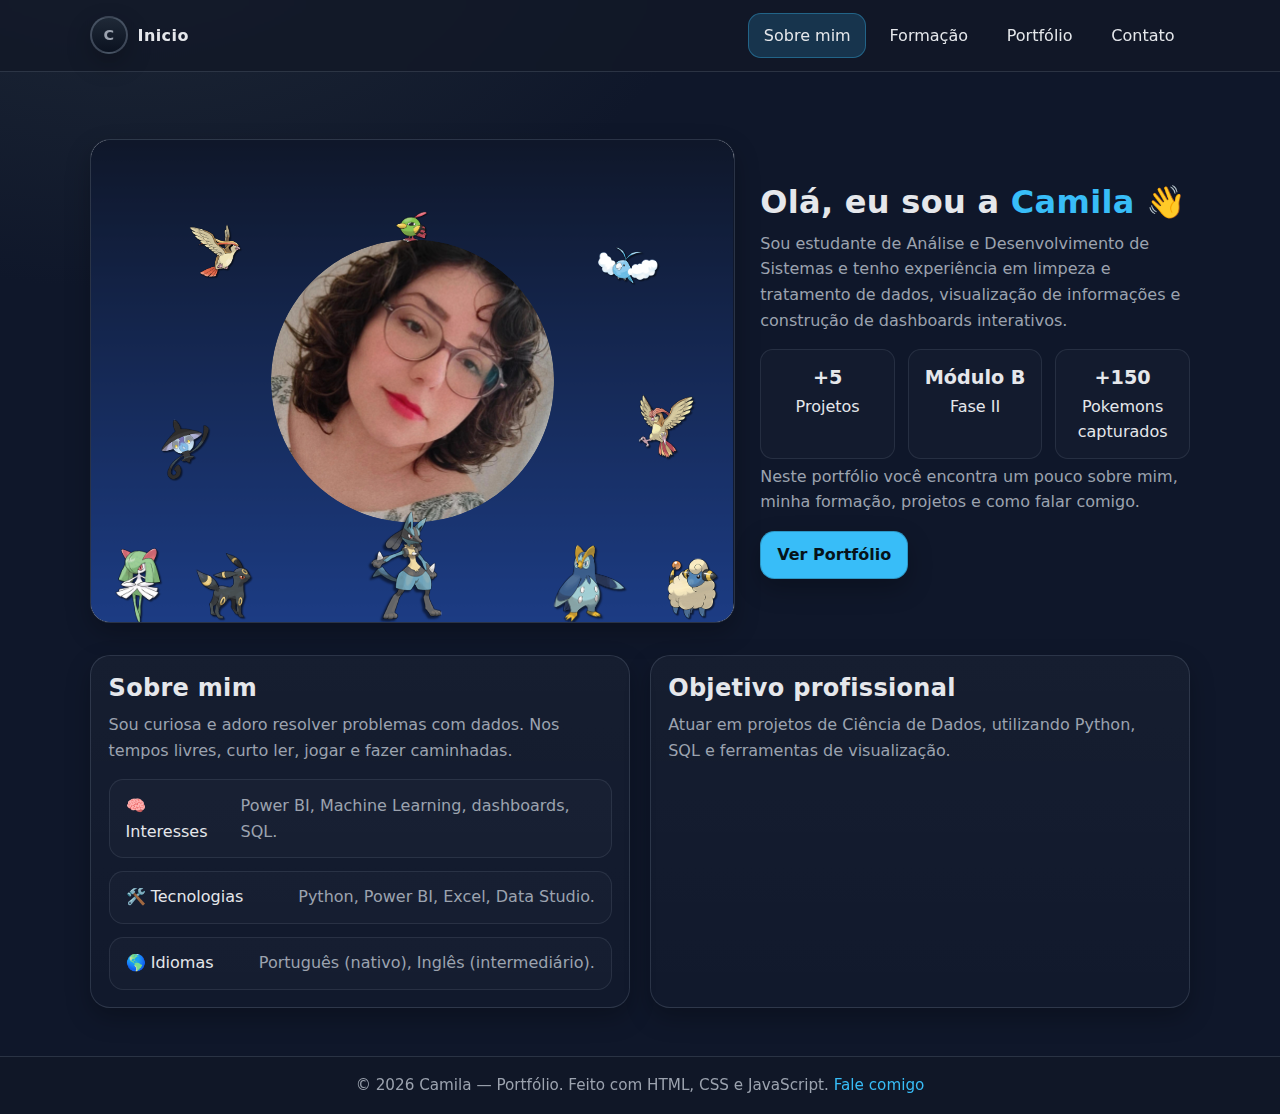
<file: index.html>
<!DOCTYPE html>
<html lang="pt-BR">
<head>
  <!--Sobre mim -->
  <meta charset="UTF-8" />
  <meta name="viewport" content="width=device-width, initial-scale=1.0" />
  <title>Portfólio — Sobre mim</title>
  <meta name="description" content="Portfólio pessoal — Sobre mim, formação, projetos e contato." />
  <link rel="stylesheet" href="css/style.css" />
</head>
<body>
  <!-- Header comum -->
<header class="header" role="banner">
  <div class="container navbar">
    <a class="brand" href="index.html" aria-label="Voltar para a página inicial">
      <span class="avatar" aria-hidden="true">C</span>
      <span>Inicio</span>
    </a>

    <!-- Botão de menu (mobile) -->
    <button id="btn-menu" aria-label="Abrir menu" style="
      background: transparent; border: 1px solid rgba(148,163,184,.35);
      color: var(--text); padding:.5rem .7rem; border-radius:.7rem; display:none;
    ">&#9776;</button>

    <nav class="nav-links" id="nav-links" aria-label="Menu principal">
      <a href="index.html">Sobre mim</a>
      <a href="formacao.html">Formação</a>
      <a href="portfolio.html">Portfólio</a>
      <a href="contato.html">Contato</a>
    </nav>
  </div>
</header>

<script>
// botão hamburger
const mq = window.matchMedia('(max-width: 900px)');
function handleMQ(e){
  const btn = document.getElementById('btn-menu');
  const nav = document.getElementById('nav-links');
  if (!btn || !nav) return;
  if (e.matches) {
    btn.style.display = 'inline-block';
    nav.classList.add('stack');
  } else {
    btn.style.display = 'none';
    nav.classList.remove('stack');
    nav.classList.remove('open');
  }
}
mq.addEventListener('change', handleMQ);
handleMQ(mq);
</script>

<style>
/* Estilo do menu (mobile) */
.nav-links.stack {
  position: absolute; right: 4%; top: 62px;
  background: rgba(17,24,39,.95);
  border: 1px solid rgba(148,163,184,.3);
  padding: .6rem; border-radius: .9rem;
  display: none; flex-direction: column; width: 220px;
}
.nav-links.stack.open { display: flex; }
.nav-links.stack a { width: 100%; }
</style>


  <main class="section">
    <div class="container">
      <section class="hero">
        <!-- Imagem de perfil -->
        <img src="img/profile.svg" alt="Foto de perfil" loading="lazy">

        <div>
          <h1>Olá, eu sou a <span style="color:var(--primary)">Camila</span> 👋</h1>
          <p>Sou estudante de Análise e Desenvolvimento de Sistemas e tenho experiência em limpeza e tratamento de dados, visualização de informações e construção de dashboards interativos.</p>
          <div class="kpis">
            <div class="kpi"><strong>+5</strong> Projetos</div>
            <div class="kpi"><strong>Módulo B</strong> Fase II</div>
            <div class="kpi"><strong>+150</strong> Pokemons capturados</div>
          </div>
          <p class="muted">Neste portfólio você encontra um pouco sobre mim, minha formação, projetos e como falar comigo.</p>
          <a class="btn" href="portfolio.html">Ver Portfólio</a>
        </div>
      </section>

      <section class="grid cols-2">
        <article class="card">
          <h2>Sobre mim</h2>
          <p>Sou curiosa e adoro resolver problemas com dados. Nos tempos livres, curto ler, jogar e fazer caminhadas.</p>
          <ul class="list">
            <li><span>🧠 Interesses</span><span class="muted">Power BI, Machine Learning, dashboards, SQL.</span></li>
            <li><span>🛠️ Tecnologias</span><span class="muted">Python, Power BI, Excel, Data Studio.</span></li>
            <li><span>🌎 Idiomas</span><span class="muted">Português (nativo), Inglês (intermediário).</span></li>
          </ul>
        </article>

        <article class="card">
          <h2>Objetivo profissional</h2>
          <p>Atuar em projetos de Ciência de Dados, utilizando Python, SQL e ferramentas de visualização.</p>
        </article>
      </section>
    </div>
  </main>

  <!-- Rodapé -->
<footer class="footer" role="contentinfo">
  <div class="container">
    <div class="center">
      © <span id="year"></span> Camila — Portfólio. Feito com HTML, CSS e JavaScript.
      <span class="spacer"></span>
      <a href="contato.html">Fale comigo</a>
    </div>
  </div>
</footer>
<script>document.getElementById('year').textContent = new Date().getFullYear();</script>

  <script src="js/main.js"></script>
</body>
</html>
</file>
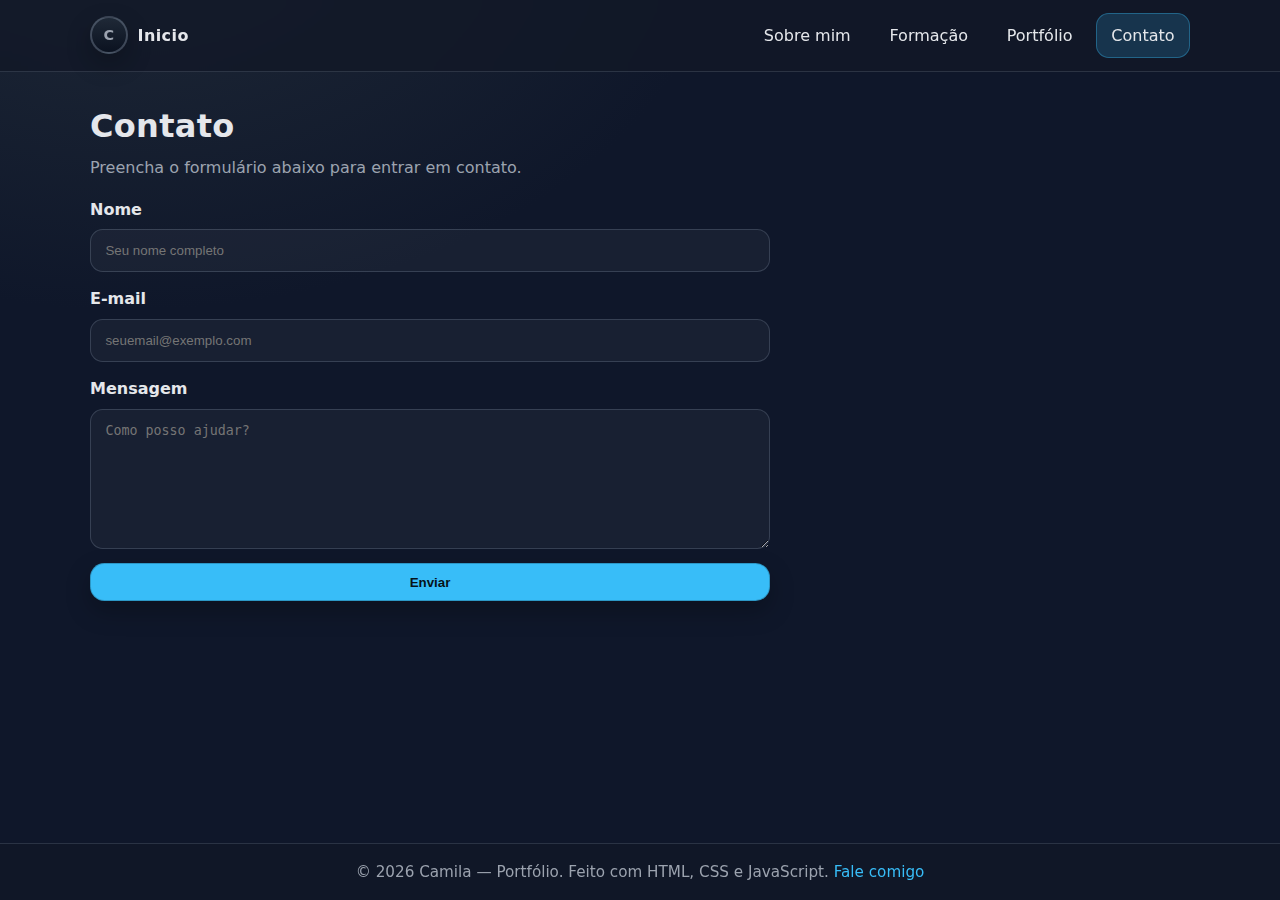
<file: contato.html>
<!DOCTYPE html>
<html lang="pt-BR">
<head>
  <!-- Página de Contato (Visual) -->
  <meta charset="UTF-8" />
  <meta name="viewport" content="width=device-width, initial-scale=1.0" />
  <title>Portfólio — Contato</title>
  <meta name="description" content="Formulário de contato (visual)." />
  <link rel="stylesheet" href="css/style.css" />
</head>
<body>
  <!-- Header -->
<header class="header" role="banner">
  <div class="container navbar">
    <a class="brand" href="index.html" aria-label="Voltar para a página inicial">
      <span class="avatar" aria-hidden="true">C</span>
      <span>Inicio</span>
    </a>

    <!--menu (mobile) -->
    <button id="btn-menu" aria-label="Abrir menu" style="
      background: transparent; border: 1px solid rgba(148,163,184,.35);
      color: var(--text); padding:.5rem .7rem; border-radius:.7rem; display:none;
    ">&#9776;</button>

    <nav class="nav-links" id="nav-links" aria-label="Menu principal">
      <a href="index.html">Sobre mim</a>
      <a href="formacao.html">Formação</a>
      <a href="portfolio.html">Portfólio</a>
      <a href="contato.html">Contato</a>
    </nav>
  </div>
</header>

<script>
//botão hamburger
const mq = window.matchMedia('(max-width: 900px)');
function handleMQ(e){
  const btn = document.getElementById('btn-menu');
  const nav = document.getElementById('nav-links');
  if (!btn || !nav) return;
  if (e.matches) {
    btn.style.display = 'inline-block';
    nav.classList.add('stack');
  } else {
    btn.style.display = 'none';
    nav.classList.remove('stack');
    nav.classList.remove('open');
  }
}
mq.addEventListener('change', handleMQ);
handleMQ(mq);
</script>

<style>
/* Estilo do menu(mobile) */
.nav-links.stack {
  position: absolute; right: 4%; top: 62px;
  background: rgba(17,24,39,.95);
  border: 1px solid rgba(148,163,184,.3);
  padding: .6rem; border-radius: .9rem;
  display: none; flex-direction: column; width: 220px;
}
.nav-links.stack.open { display: flex; }
.nav-links.stack a { width: 100%; }
</style>


  <main class="section">
    <div class="container">
      <h1>Contato</h1>
      <p class="muted">Preencha o formulário abaixo para entrar em contato.</p>

      <!-- Formulário -->
      <form id="contato-form" class="form" aria-label="Formulário de contato">
        <div class="field">
          <label for="nome">Nome</label>
          <input id="nome" name="nome" type="text" placeholder="Seu nome completo" required>
        </div>
        <div class="field">
          <label for="email">E-mail</label>
          <input id="email" name="email" type="email" placeholder="seuemail@exemplo.com" required>
        </div>
        <div class="field">
          <label for="mensagem">Mensagem</label>
          <textarea id="mensagem" name="mensagem" placeholder="Como posso ajudar?" required></textarea>
        </div>
        <button class="btn" type="submit">Enviar</button>
      </form>
    </div>
  </main>

  <!-- Rodapé -->
<footer class="footer" role="contentinfo">
  <div class="container">
    <div class="center">
      © <span id="year"></span> Camila — Portfólio. Feito com HTML, CSS e JavaScript.
      <span class="spacer"></span>
      <a href="contato.html">Fale comigo</a>
    </div>
  </div>
</footer>
<script>document.getElementById('year').textContent = new Date().getFullYear();</script>

  <script src="js/main.js"></script>
</body>
</html>
</file>
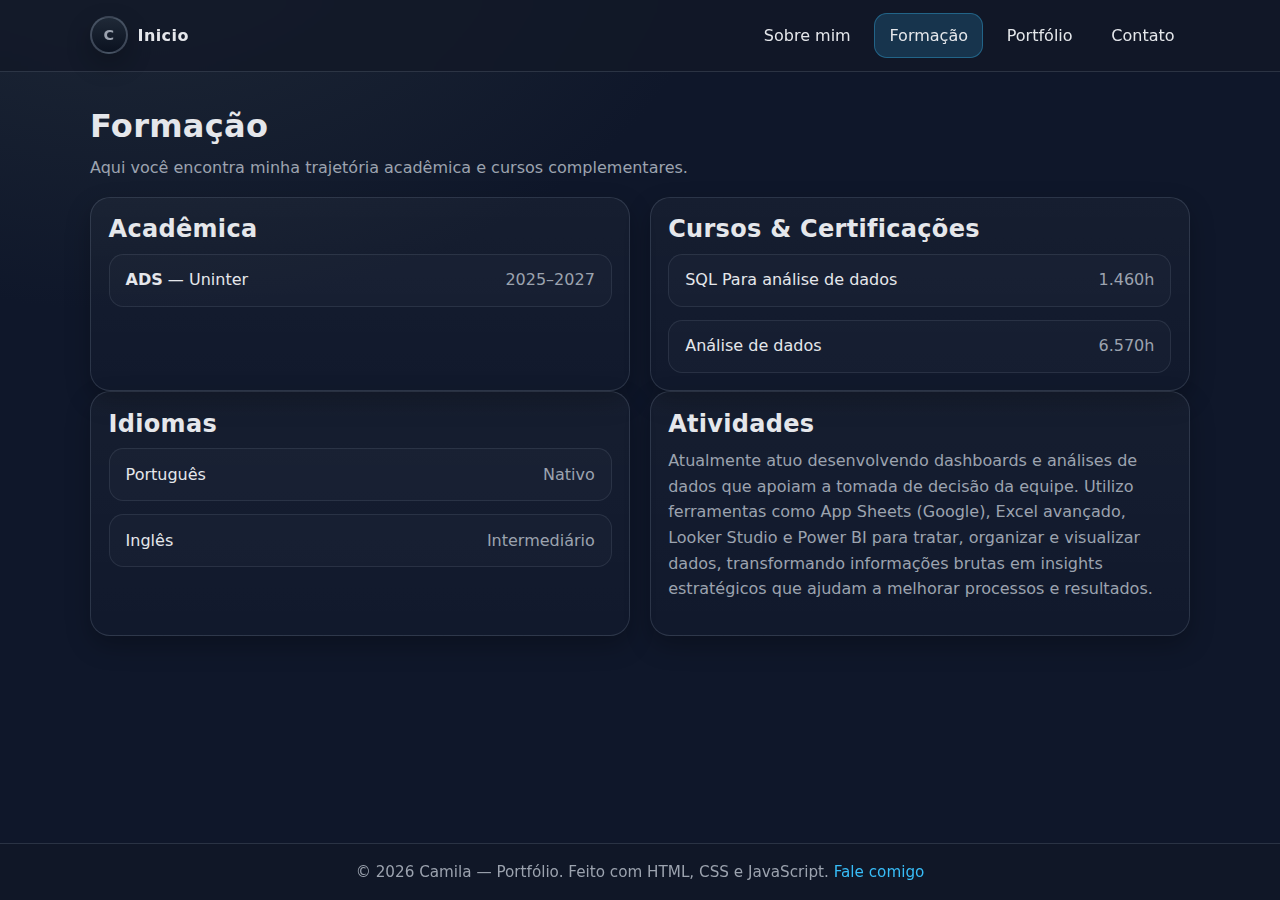
<file: formacao.html>
<!DOCTYPE html>
<html lang="pt-BR">
<head>
  <!-- Página de Formação -->
  <meta charset="UTF-8" />
  <meta name="viewport" content="width=device-width, initial-scale=1.0" />
  <title>Portfólio — Formação</title>
  <meta name="description" content="Formação acadêmica, cursos e idiomas." />
  <link rel="stylesheet" href="css/style.css" />
</head>
<body>
  <!-- Header -->
<header class="header" role="banner">
  <div class="container navbar">
    <a class="brand" href="index.html" aria-label="Voltar para a página inicial">
      <span class="avatar" aria-hidden="true">C</span>
      <span>Inicio</span>
    </a>

    <!-- menu(mobile) -->
    <button id="btn-menu" aria-label="Abrir menu" style="
      background: transparent; border: 1px solid rgba(148,163,184,.35);
      color: var(--text); padding:.5rem .7rem; border-radius:.7rem; display:none;
    ">&#9776;</button>

    <nav class="nav-links" id="nav-links" aria-label="Menu principal">
      <a href="index.html">Sobre mim</a>
      <a href="formacao.html">Formação</a>
      <a href="portfolio.html">Portfólio</a>
      <a href="contato.html">Contato</a>
    </nav>
  </div>
</header>

<script>
// botão hamburger
const mq = window.matchMedia('(max-width: 900px)');
function handleMQ(e){
  const btn = document.getElementById('btn-menu');
  const nav = document.getElementById('nav-links');
  if (!btn || !nav) return;
  if (e.matches) {
    btn.style.display = 'inline-block';
    nav.classList.add('stack');
  } else {
    btn.style.display = 'none';
    nav.classList.remove('stack');
    nav.classList.remove('open');
  }
}
mq.addEventListener('change', handleMQ);
handleMQ(mq);
</script>

<style>
/* Estilo do menu(mobile) */
.nav-links.stack {
  position: absolute; right: 4%; top: 62px;
  background: rgba(17,24,39,.95);
  border: 1px solid rgba(148,163,184,.3);
  padding: .6rem; border-radius: .9rem;
  display: none; flex-direction: column; width: 220px;
}
.nav-links.stack.open { display: flex; }
.nav-links.stack a { width: 100%; }
</style>


  <main class="section">
    <div class="container">
      <h1>Formação</h1>
      <p class="muted">Aqui você encontra minha trajetória acadêmica e cursos complementares.</p>

      <section class="grid cols-2">
        <article class="card">
          <h2>Acadêmica</h2>
          <ul class="list">
            <li><span><strong>ADS</strong> — Uninter</span><span class="muted">2025–2027</span></li>
          </ul>
        </article>

        <article class="card">
          <h2>Cursos & Certificações</h2>
          <ul class="list">
            <li><span>SQL Para análise de dados</span><span class="muted">1.460h</span></li>
            <li><span>Análise de dados</span><span class="muted">6.570h</span></li>
          </ul>
        </article>
      </section>

      <section class="grid cols-2">
        <article class="card">
          <h2>Idiomas</h2>
          <ul class="list">
            <li><span>Português</span><span class="muted">Nativo</span></li>
            <li><span>Inglês</span><span class="muted">Intermediário</span></li>
          </ul>
        </article>

        <article class="card">
          <h2>Atividades</h2>
          <p>Atualmente atuo desenvolvendo dashboards e análises de dados que apoiam a tomada de decisão da equipe. Utilizo ferramentas como App Sheets (Google), Excel avançado, Looker Studio e Power BI para tratar, organizar e visualizar dados, transformando informações brutas em insights estratégicos que ajudam a melhorar processos e resultados.</p>
        </article>
      </section>
    </div>
  </main>

  <!-- Rodapé -->
<footer class="footer" role="contentinfo">
  <div class="container">
    <div class="center">
      © <span id="year"></span> Camila — Portfólio. Feito com HTML, CSS e JavaScript.
      <span class="spacer"></span>
      <a href="contato.html">Fale comigo</a>
    </div>
  </div>
</footer>
<script>document.getElementById('year').textContent = new Date().getFullYear();</script>

  <script src="js/main.js"></script>
</body>
</html>
</file>
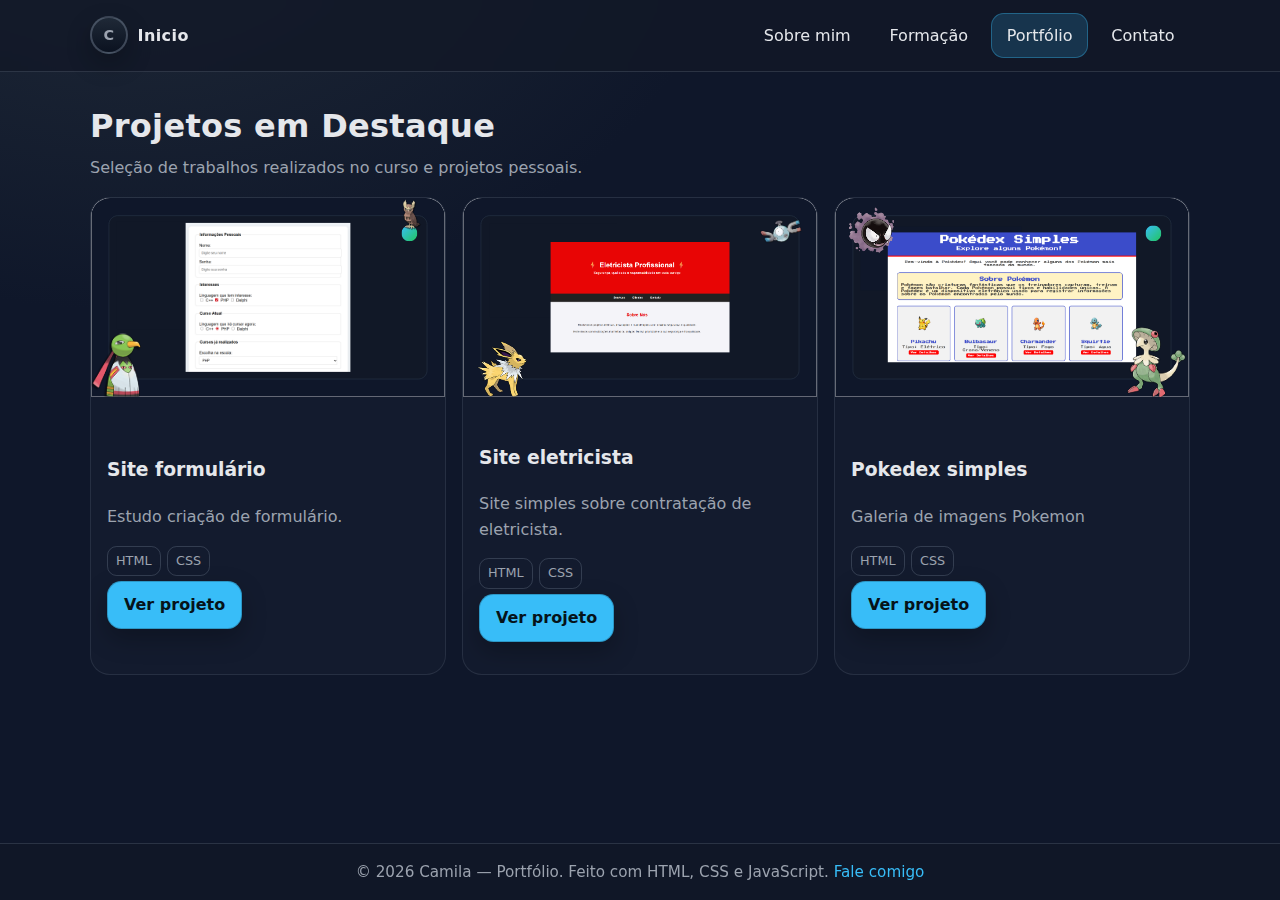
<file: portfolio.html>
<!DOCTYPE html>
<html lang="pt-BR">
<head>
  <!-- Página de Portfólio -->
  <meta charset="UTF-8" />
  <meta name="viewport" content="width=device-width, initial-scale=1.0" />
  <title>Portfólio — Projetos</title>
  <meta name="description" content="Projetos desenvolvidos com HTML, CSS e JavaScript." />
  <link rel="stylesheet" href="css/style.css" />
</head>
<body>
  <!-- Header -->
<header class="header" role="banner">
  <div class="container navbar">
    <a class="brand" href="index.html" aria-label="Voltar para a página inicial">
      <span class="avatar" aria-hidden="true">C</span>
      <span>Inicio</span>
    </a>

    <!-- menu (mobile) -->
    <button id="btn-menu" aria-label="Abrir menu" style="
      background: transparent; border: 1px solid rgba(148,163,184,.35);
      color: var(--text); padding:.5rem .7rem; border-radius:.7rem; display:none;
    ">&#9776;</button>

    <nav class="nav-links" id="nav-links" aria-label="Menu principal">
      <a href="index.html">Sobre mim</a>
      <a href="formacao.html">Formação</a>
      <a href="portfolio.html">Portfólio</a>
      <a href="contato.html">Contato</a>
    </nav>
  </div>
</header>

<script>
// botão hamburger
const mq = window.matchMedia('(max-width: 900px)');
function handleMQ(e){
  const btn = document.getElementById('btn-menu');
  const nav = document.getElementById('nav-links');
  if (!btn || !nav) return;
  if (e.matches) {
    btn.style.display = 'inline-block';
    nav.classList.add('stack');
  } else {
    btn.style.display = 'none';
    nav.classList.remove('stack');
    nav.classList.remove('open');
  }
}
mq.addEventListener('change', handleMQ);
handleMQ(mq);
</script>

<style>
/* Estilo do menu(mobile) */
.nav-links.stack {
  position: absolute; right: 4%; top: 62px;
  background: rgba(17,24,39,.95);
  border: 1px solid rgba(148,163,184,.3);
  padding: .6rem; border-radius: .9rem;
  display: none; flex-direction: column; width: 220px;
}
.nav-links.stack.open { display: flex; }
.nav-links.stack a { width: 100%; }
</style>


  <main class="section">
    <div class="container">
      <h1>Projetos em Destaque</h1>
      <p class="muted">Seleção de trabalhos realizados no curso e projetos pessoais.</p>

      <section class="projects">
        <!-- Card de projeto 1 -->
        <article class="project">
          <img src="img/thumb1.svg" alt="Capa do projeto 1">
          <div class="content">
            <h3>Site formulário</h3>
            <p class="muted">Estudo criação de formulário.</p>
            <div class="tags">
              <span class="tag">HTML</span><span class="tag">CSS</span>
            </div>
            <p><a class="btn" href="https://tiacami.github.io/Modelo-de-formul-rio/" target="_blank" rel="noopener">Ver projeto</a></p>
          </div>
        </article>

        <!-- Card de projeto 2 -->
        <article class="project">
          <img src="img/thumb2.svg" alt="Capa do projeto 2">
          <div class="content">
            <h3>Site eletricista</h3>
            <p class="muted">Site simples sobre contratação de eletricista.</p>
            <div class="tags">
              <span class="tag">HTML</span><span class="tag">CSS</span>
            </div>
            <p><a class="btn" href="https://tiacami.github.io/Aula_eletrica/" target="_blank" rel="noopener">Ver projeto</a></p>
          </div>
        </article>

        <!-- Card de projeto 3 -->
        <article class="project">
          <img src="img/thumb3.svg" alt="Capa do projeto 3">
          <div class="content">
            <h3>Pokedex simples</h3>
            <p class="muted">Galeria de imagens Pokemon</p>
            <div class="tags">
              <span class="tag">HTML</span><span class="tag">CSS</span>
            </div>
            <p><a class="btn" href="https://tiacami.github.io/Site-pokemon/" target="_blank" rel="noopener">Ver projeto</a></p>
          </div>
        </article>
      </section>
    </div>
  </main>

  <!-- Rodapé -->
<footer class="footer" role="contentinfo">
  <div class="container">
    <div class="center">
      © <span id="year"></span> Camila — Portfólio. Feito com HTML, CSS e JavaScript.
      <span class="spacer"></span>
      <a href="contato.html">Fale comigo</a>
    </div>
  </div>
</footer>
<script>document.getElementById('year').textContent = new Date().getFullYear();</script>

  <script src="js/main.js"></script>
</body>
</html>
</file>
<file: css/style.css>
/* ---------------- Reset básico e variáveis de tema -------------- */
:root {
  --bg: #0f172a;           
  --bg-2: #111827;        
  --card: #111827;        
  --text: #e5e7eb;       
  --muted: #9ca3af;       
  --primary: #38bdf8;     
  --primary-700: #0891b2;  
  --accent: #22c55e;       
  --danger: #ef4444;     

  --radius: 1.25rem;      
  --shadow: 0 10px 25px rgba(0,0,0,.25);
}


* { box-sizing: border-box; }
html { scroll-behavior: smooth; }
html, body { margin: 0; padding: 0; }
body {
  font-family: system-ui, -apple-system, Segoe UI, Roboto, Ubuntu, Cantarell, "Helvetica Neue", Arial, "Noto Sans", "Apple Color Emoji","Segoe UI Emoji","Segoe UI Symbol";
  background: radial-gradient(1200px 800px at 10% -10%, #1f2937, transparent 50%), var(--bg);
  color: var(--text);
  line-height: 1.6;
  min-height: 100vh;
  display: grid;
  grid-template-rows: auto 1fr auto;
}


.container {
  width: min(1100px, 92%);
  margin: 0 auto;
}

.header {
  position: sticky;
  top: 0;
  z-index: 10;
  background: rgba(17, 24, 39, .8);
  backdrop-filter: blur(12px);
  border-bottom: 1px solid rgba(148,163,184,.2);
}

.navbar {
  display: flex;
  align-items: center;
  justify-content: space-between;
  gap: 1rem;
  padding: .8rem 0;
}

.brand {
  display: inline-flex;
  align-items: center;
  gap: .6rem;
  text-decoration: none;
  color: var(--text);
  font-weight: 700;
  letter-spacing: .4px;
}

.brand .avatar {
  width: 38px; height: 38px;
  border-radius: 50%;
  border: 2px solid rgba(148,163,184,.35);
  box-shadow: var(--shadow);
  background: linear-gradient(180deg,#1f2937,#0b1220);
  display: grid; place-items: center;
  font-size: .9rem; color: var(--muted);
}

.nav-links {
  display: flex; gap: .5rem; align-items: center;
}

.nav-links a {
  color: var(--text);
  text-decoration: none;
  padding: .55rem .9rem;
  border-radius: .8rem;
  border: 1px solid transparent;
  transition: transform .12s ease, background .12s ease, border-color .12s ease;
  font-weight: 500;
}

.nav-links a:hover { background: rgba(56,189,248,.12); border-color: rgba(56,189,248,.25); }
.nav-links a.active { background: rgba(56,189,248,.18); border-color: rgba(56,189,248,.35); }

.btn {
  display: inline-block;
  background: var(--primary);
  color: #06131a;
  padding: .65rem 1rem;
  border-radius: .9rem;
  text-decoration: none;
  font-weight: 700;
  border: 1px solid rgba(0,0,0,.2);
  box-shadow: var(--shadow);
  transition: transform .12s ease, background .12s ease;
}
.btn:hover { background: var(--primary-700); transform: translateY(-1px); }

/* ----------- Layout de seções -------------- */
.section {
  padding: 2.2rem 0 3rem;
}
.section h1, .section h2 {
  letter-spacing: .3px;
  line-height: 1.2;
  margin: 0 0 .6rem 0;
}
.section p { margin: .3rem 0 1rem 0; color: var(--muted); }

.grid {
  display: grid;
  gap: 1.2rem;
}
.grid.cols-2 { grid-template-columns: repeat(2, minmax(0,1fr)); }
.grid.cols-3 { grid-template-columns: repeat(3, minmax(0,1fr)); }
@media (max-width: 900px) {
  .grid.cols-2, .grid.cols-3 { grid-template-columns: 1fr; }
}

/* ----------- Cartões e listas -------------- */
.card {
  background: linear-gradient(180deg, rgba(255,255,255,.03), rgba(255,255,255,.01));
  border: 1px solid rgba(148,163,184,.2);
  border-radius: var(--radius);
  padding: 1.1rem;
  box-shadow: var(--shadow);
}

.list {
  display: grid;
  gap: .8rem;
  padding: 0; margin: 0;
  list-style: none;
}
.list li {
  display: flex; justify-content: space-between; align-items: center;
  gap: .8rem;
  padding: .8rem 1rem;
  border: 1px solid rgba(148,163,184,.15);
  border-radius: .9rem;
  background: rgba(255,255,255,.02);
}

/* ----------- Capa -------------- */
.hero {
  display: grid; grid-template-columns: 1.2fr .8fr; gap: 1.6rem; align-items: center;
  padding: 2rem 0;
}
.hero img {
  width: 100%; height: auto; border-radius: var(--radius);
  border: 1px solid rgba(148,163,184,.2);
  box-shadow: var(--shadow);
}
.hero .kpis {
  display: grid; grid-template-columns: repeat(3, 1fr); gap: .8rem; margin-top: 1rem;
}
.kpi {
  text-align: center; padding: .8rem; border-radius: .8rem;
  border: 1px solid rgba(148,163,184,.15);
  background: rgba(255,255,255,.02);
}
.kpi strong { display: block; font-size: 1.2rem; }

@media (max-width: 900px) {
  .hero { grid-template-columns: 1fr; }
}

/* ----------- Portfólio -------------- */
.projects {
  display: grid; grid-template-columns: repeat(3, 1fr); gap: 1rem;
}
@media (max-width: 900px) { .projects { grid-template-columns: 1fr; } }
.project {
  display: grid; gap: .7rem;
  border: 1px solid rgba(148,163,184,.15);
  border-radius: var(--radius);
  overflow: hidden;
  background: rgba(255,255,255,.02);
}
.project img { width: 100%; height: auto; display: block; }
.project .content { padding: 1rem; }
.project .tags { display: flex; flex-wrap: wrap; gap: .4rem; }
.tag {
  font-size: .8rem; padding: .25rem .5rem; border-radius: .6rem;
  border: 1px solid rgba(148,163,184,.25);
  color: var(--muted);
}

/* ----------- Formulário de contato -------------- */
.form {
  display: grid; gap: .9rem; max-width: 680px;
}
.field {
  display: grid; gap: .45rem;
}
label { color: var(--text); font-weight: 600; }
input, textarea {
  width: 100%; padding: .8rem .9rem;
  border-radius: .8rem; border: 1px solid rgba(148,163,184,.25);
  background: rgba(255,255,255,.04); color: var(--text);
  outline: none;
}
input:focus, textarea:focus { border-color: var(--primary); box-shadow: 0 0 0 4px rgba(56,189,248,.15); }
textarea { min-height: 140px; resize: vertical; }

/* ----------- Rodapé -------------- */
.footer {
  border-top: 1px solid rgba(148,163,184,.2);
  background: rgba(17, 24, 39, .7);
  backdrop-filter: blur(12px);
  padding: 1rem 0;
  color: var(--muted);
  font-size: .95rem;
}
.footer a { color: var(--primary); text-decoration: none; }
.footer a:hover { text-decoration: underline; }

/* ----------- Utilitários -------------- */
.center { text-align: center; }
.muted { color: var(--muted); }
.spacer { height: .6rem; }
</file>
